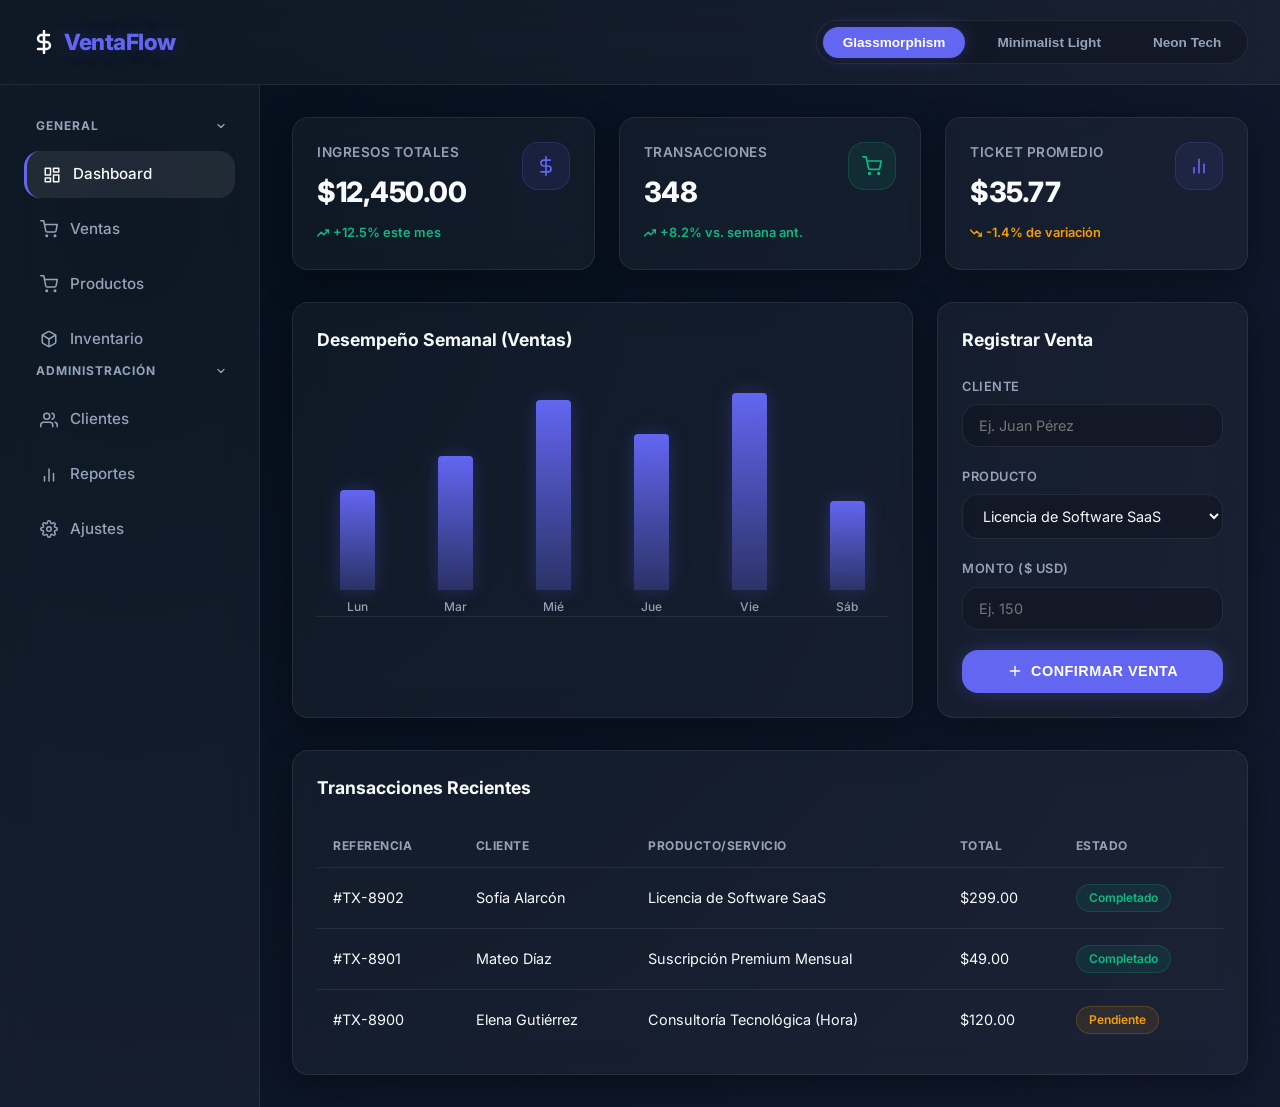
<file: pos/src/main/resources/static/index.html>
<!DOCTYPE html>
<html lang="es">
<head>
    <meta charset="UTF-8">
    <meta name="viewport" content="width=device-width, initial-scale=1.0">
    <title>Control de Ventas - Prototipo Visual</title>
    <!-- Custom stylesheet -->
    <link rel="stylesheet" href="./css/style.css">
    <!-- FontAwesome for mockup icons without external dependencies (SVG alternatives included natively) -->
     <script type="module" src="./index.js"></script>
</head>
<body class="theme-glass">

    <!-- SIDEBAR OVERLAY FOR MOBILE -->
    <div class="sidebar-overlay" onclick="toggleSidebar()"></div>

    <!-- STYLE SWITCHER HEADER -->
    <header class="style-switcher" id="styleSwitcher">
        <div style="display: flex; align-items: center; gap: 0.75rem;">
            <button class="menu-toggle" id="menuToggle" onclick="toggleSidebar()" aria-label="Abrir menú">
                <svg width="24" height="24" viewBox="0 0 24 24" fill="none" stroke="currentColor" stroke-width="2.5" stroke-linecap="round" stroke-linejoin="round">
                    <line x1="3" y1="12" x2="21" y2="12"></line>
                    <line x1="3" y1="6" x2="21" y2="6"></line>
                    <line x1="3" y1="18" x2="21" y2="18"></line>
                </svg>
            </button>
            <div class="switcher-logo">
                <svg width="24" height="24" viewBox="0 0 24 24" fill="none" stroke="currentColor" stroke-width="2.5" stroke-linecap="round" stroke-linejoin="round">
                    <line x1="12" y1="1" x2="12" y2="23"></line>
                    <path d="M17 5H9.5a3.5 3.5 0 0 0 0 7h5a3.5 3.5 0 0 1 0 7H6"></path>
                </svg>
                <span>VentaFlow</span>
            </div>
        </div>
        <div class="switcher-buttons">
            <button class="switcher-btn active" onclick="setTheme('glass', this)">Glassmorphism</button>
            <button class="switcher-btn" onclick="setTheme('minimal', this)">Minimalist Light</button>
            <button class="switcher-btn" onclick="setTheme('neon', this)">Neon Tech</button>
        </div>
    </header>

    <!-- MAIN APP CONTAINER -->
    <div class="app-container">
        
        <!-- SIDEBAR -->
        <aside id="menuCostado">
            <div class="sidebar-mobile-header">
                <span>VentaFlow</span>
                <button class="sidebar-close-btn" onclick="toggleSidebar()" aria-label="Cerrar menú">
                    <svg width="20" height="20" viewBox="0 0 24 24" fill="none" stroke="currentColor" stroke-width="2.5" stroke-linecap="round" stroke-linejoin="round">
                        <line x1="18" y1="6" x2="6" y2="18"></line>
                        <line x1="6" y1="6" x2="18" y2="18"></line>
                    </svg>
                </button>
            </div>
            <div class="nav-group">
                <span class="nav-label" onclick="toggleNavGroup(this)">
                    General
                    <svg class="chevron" width="12" height="12" viewBox="0 0 24 24" fill="none" stroke="currentColor" stroke-width="2.5" stroke-linecap="round" stroke-linejoin="round">
                        <polyline points="6 9 12 15 18 9"></polyline>
                    </svg>
                </span>
                <div class="nav-group-content">
                    <a href="#" class="nav-item active">
                        <svg width="18" height="18" viewBox="0 0 24 24" fill="none" stroke="currentColor" stroke-width="2" stroke-linecap="round" stroke-linejoin="round"><rect x="3" y="3" width="7" height="9"></rect><rect x="14" y="3" width="7" height="5"></rect><rect x="14" y="12" width="7" height="9"></rect><rect x="3" y="16" width="7" height="5"></rect></svg>
                        Dashboard
                    </a>
                    <a href="#" class="nav-item">
                        <svg width="18" height="18" viewBox="0 0 24 24" fill="none" stroke="currentColor" stroke-width="2" stroke-linecap="round" stroke-linejoin="round"><circle cx="9" cy="21" r="1"></circle><circle cx="20" cy="21" r="1"></circle><path d="M1 1h4l2.68 13.39a2 2 0 0 0 2 1.61h9.72a2 2 0 0 0 2-1.61L23 6H6"></path></svg>
                        Ventas
                    </a>
                    <a href="#" class="nav-item">
                        <svg width="18" height="18" viewBox="0 0 24 24" fill="none" stroke="currentColor" stroke-width="2" stroke-linecap="round" stroke-linejoin="round"><path d="M21 16V8a2 2 0 0 0-1-1.73l-7-4a2 2 0 0 0-2 0l-7 4A2 2 0 0 0 3 8v8a2 2 0 0 0 1 1.73l7 4a2 2 0 0 0 2 0l7-4A2 2 0 0 0 21 16z"></path><polyline points="3.27 6.96 12 12.01 20.73 6.96"></polyline><line x1="12" y1="22.08" x2="12" y2="12"></line></svg>
                        Inventario
                    </a>
                </div>
            </div>

            <div class="nav-group">
                <span class="nav-label" onclick="toggleNavGroup(this)">
                    Administración
                    <svg class="chevron" width="12" height="12" viewBox="0 0 24 24" fill="none" stroke="currentColor" stroke-width="2.5" stroke-linecap="round" stroke-linejoin="round">
                        <polyline points="6 9 12 15 18 9"></polyline>
                    </svg>
                </span>
                <div class="nav-group-content">
                    <a href="#" class="nav-item">
                        <svg width="18" height="18" viewBox="0 0 24 24" fill="none" stroke="currentColor" stroke-width="2" stroke-linecap="round" stroke-linejoin="round"><path d="M17 21v-2a4 4 0 0 0-4-4H5a4 4 0 0 0-4 4v2"></path><circle cx="9" cy="7" r="4"></circle><path d="M23 21v-2a4 4 0 0 0-3-3.87"></path><path d="M16 3.13a4 4 0 0 1 0 7.75"></path></svg>
                        Clientes
                    </a>
                    <a href="#" class="nav-item">
                        <svg width="18" height="18" viewBox="0 0 24 24" fill="none" stroke="currentColor" stroke-width="2" stroke-linecap="round" stroke-linejoin="round"><line x1="18" y1="20" x2="18" y2="10"></line><line x1="12" y1="20" x2="12" y2="4"></line><line x1="6" y1="20" x2="6" y2="14"></line></svg>
                        Reportes
                    </a>
                    <a href="#" class="nav-item">
                        <svg width="18" height="18" viewBox="0 0 24 24" fill="none" stroke="currentColor" stroke-width="2" stroke-linecap="round" stroke-linejoin="round"><circle cx="12" cy="12" r="3"></circle><path d="M19.4 15a1.65 1.65 0 0 0 .33 1.82l.06.06a2 2 0 1 1-2.83 2.83l-.06-.06a1.65 1.65 0 0 0-1.82-.33 1.65 1.65 0 0 0-1 1.51V21a2 2 0 0 1-4 0v-.09A1.65 1.65 0 0 0 9 19.4a1.65 1.65 0 0 0-1.82.33l-.06.06a2 2 0 1 1-2.83-2.83l.06-.06a1.65 1.65 0 0 0 .33-1.82 1.65 1.65 0 0 0-1.51-1H3a2 2 0 0 1 0-4h.09A1.65 1.65 0 0 0 4.6 9a1.65 1.65 0 0 0-.33-1.82l-.06-.06a2 2 0 1 1 2.83-2.83l.06.06a1.65 1.65 0 0 0 1.82.33H9a1.65 1.65 0 0 0 1-1.51V3a2 2 0 0 1 4 0v.09a1.65 1.65 0 0 0 1 1.51 1.65 1.65 0 0 0 1.82-.33l.06-.06a2 2 0 1 1 2.83 2.83l-.06.06a1.65 1.65 0 0 0-.33 1.82V9a1.65 1.65 0 0 0 1.51 1H21a2 2 0 0 1 0 4h-.09a1.65 1.65 0 0 0-1.51 1z"></path></svg>
                        Ajustes
                    </a>
                </div>
            </div>
        </aside>

        <!-- MAIN DASHBOARD CONTENT -->
        <main id="root">
            
            <!-- METRICS ROW -->
            <section class="metrics-row">
                <!-- METRIC 1 -->
                <div class="card metric-card">
                    <div class="metric-info">
                        <h3>Ingresos Totales</h3>
                        <div class="metric-value">$12,450.00</div>
                        <span class="metric-trend trend-up">
                            <svg width="12" height="12" viewBox="0 0 24 24" fill="none" stroke="currentColor" stroke-width="3" stroke-linecap="round" stroke-linejoin="round"><polyline points="23 6 13.5 15.5 8.5 10.5 1 18"></polyline><polyline points="17 6 23 6 23 12"></polyline></svg>
                            +12.5% este mes
                        </span>
                    </div>
                    <div class="metric-icon">
                        <svg width="20" height="20" viewBox="0 0 24 24" fill="none" stroke="currentColor" stroke-width="2" stroke-linecap="round" stroke-linejoin="round"><line x1="12" y1="1" x2="12" y2="23"></line><path d="M17 5H9.5a3.5 3.5 0 0 0 0 7h5a3.5 3.5 0 0 1 0 7H6"></path></svg>
                    </div>
                </div>

                <!-- METRIC 2 -->
                <div class="card metric-card">
                    <div class="metric-info">
                        <h3>Transacciones</h3>
                        <div class="metric-value">348</div>
                        <span class="metric-trend trend-up">
                            <svg width="12" height="12" viewBox="0 0 24 24" fill="none" stroke="currentColor" stroke-width="3" stroke-linecap="round" stroke-linejoin="round"><polyline points="23 6 13.5 15.5 8.5 10.5 1 18"></polyline><polyline points="17 6 23 6 23 12"></polyline></svg>
                            +8.2% vs. semana ant.
                        </span>
                    </div>
                    <div class="metric-icon success">
                        <svg width="20" height="20" viewBox="0 0 24 24" fill="none" stroke="currentColor" stroke-width="2" stroke-linecap="round" stroke-linejoin="round"><circle cx="9" cy="21" r="1"></circle><circle cx="20" cy="21" r="1"></circle><path d="M1 1h4l2.68 13.39a2 2 0 0 0 2 1.61h9.72a2 2 0 0 0 2-1.61L23 6H6"></path></svg>
                    </div>
                </div>

                <!-- METRIC 3 -->
                <div class="card metric-card">
                    <div class="metric-info">
                        <h3>Ticket Promedio</h3>
                        <div class="metric-value">$35.77</div>
                        <span class="metric-trend trend-down">
                            <svg width="12" height="12" viewBox="0 0 24 24" fill="none" stroke="currentColor" stroke-width="3" stroke-linecap="round" stroke-linejoin="round"><polyline points="23 18 13.5 8.5 8.5 13.5 1 6"></polyline><polyline points="17 18 23 18 23 12"></polyline></svg>
                            -1.4% de variación
                        </span>
                    </div>
                    <div class="metric-icon">
                        <svg width="20" height="20" viewBox="0 0 24 24" fill="none" stroke="currentColor" stroke-width="2" stroke-linecap="round" stroke-linejoin="round"><line x1="18" y1="20" x2="18" y2="10"></line><line x1="12" y1="20" x2="12" y2="4"></line><line x1="6" y1="20" x2="6" y2="14"></line></svg>
                    </div>
                </div>
            </section>

            <!-- CHARTS & FORM GRID -->
            <section class="dashboard-grid">
                
                <!-- WEEKLY SALES TREND (CSS CHART) -->
                <div class="card">
                    <div class="chart-header">
                        <h3 class="chart-title">Desempeño Semanal (Ventas)</h3>
                    </div>
                    <div class="chart-container">
                        <!-- Bar Mon -->
                        <div class="chart-bar-wrapper">
                            <div class="chart-bar" style="height: 45%;">
                                <div class="chart-tooltip">$1,200</div>
                            </div>
                            <span class="chart-label">Lun</span>
                        </div>
                        <!-- Bar Tue -->
                        <div class="chart-bar-wrapper">
                            <div class="chart-bar" style="height: 60%;">
                                <div class="chart-tooltip">$1,800</div>
                            </div>
                            <span class="chart-label">Mar</span>
                        </div>
                        <!-- Bar Wed -->
                        <div class="chart-bar-wrapper">
                            <div class="chart-bar" style="height: 85%;">
                                <div class="chart-tooltip">$2,500</div>
                            </div>
                            <span class="chart-label">Mié</span>
                        </div>
                        <!-- Bar Thu -->
                        <div class="chart-bar-wrapper">
                            <div class="chart-bar" style="height: 70%;">
                                <div class="chart-tooltip">$2,100</div>
                            </div>
                            <span class="chart-label">Jue</span>
                        </div>
                        <!-- Bar Fri -->
                        <div class="chart-bar-wrapper">
                            <div class="chart-bar" style="height: 95%;">
                                <div class="chart-tooltip">$2,900</div>
                            </div>
                            <span class="chart-label">Vie</span>
                        </div>
                        <!-- Bar Sat -->
                        <div class="chart-bar-wrapper">
                            <div class="chart-bar" style="height: 40%;">
                                <div class="chart-tooltip">$1,100</div>
                            </div>
                            <span class="chart-label">Sáb</span>
                        </div>
                    </div>
                </div>

                <!-- NEW SALE QUICK REGISTRATION -->
                <div class="card">
                    <div class="chart-header">
                        <h3 class="chart-title">Registrar Venta</h3>
                    </div>
                    <form onsubmit="event.preventDefault(); alert('Simulación: Venta registrada exitosamente.');">
                        <div class="form-group">
                            <label for="client">Cliente</label>
                            <input type="text" id="client" placeholder="Ej. Juan Pérez" required>
                        </div>
                        <div class="form-group">
                            <label for="product">Producto</label>
                            <select id="product">
                                <option value="1">Licencia de Software SaaS</option>
                                <option value="2">Suscripción Premium Mensual</option>
                                <option value="3">Consultoría Tecnológica (Hora)</option>
                            </select>
                        </div>
                        <div class="form-group">
                            <label for="amount">Monto ($ USD)</label>
                            <input type="number" id="amount" placeholder="Ej. 150" min="1" required>
                        </div>
                        <button type="submit" class="btn btn-primary">
                            <svg width="16" height="16" viewBox="0 0 24 24" fill="none" stroke="currentColor" stroke-width="2" stroke-linecap="round" stroke-linejoin="round"><line x1="12" y1="5" x2="12" y2="19"></line><line x1="5" y1="12" x2="19" y2="12"></line></svg>
                            Confirmar Venta
                        </button>
                    </form>
                </div>
            </section>

            <!-- RECENT TRANSACTIONS TABLE -->
            <section class="card">
                <div class="chart-header">
                    <h3 class="chart-title">Transacciones Recientes</h3>
                </div>
                <div class="table-wrapper">
                    <table>
                        <thead>
                            <tr>
                                <th>Referencia</th>
                                <th>Cliente</th>
                                <th>Producto/Servicio</th>
                                <th>Total</th>
                                <th>Estado</th>
                            </tr>
                        </thead>
                        <tbody>
                            <tr onclick="openTransactionModal(this)">
                                <td>#TX-8902</td>
                                <td>Sofía Alarcón</td>
                                <td>Licencia de Software SaaS</td>
                                <td>$299.00</td>
                                <td><span class="status-badge completed">Completado</span></td>
                            </tr>
                            <tr onclick="openTransactionModal(this)">
                                <td>#TX-8901</td>
                                <td>Mateo Díaz</td>
                                <td>Suscripción Premium Mensual</td>
                                <td>$49.00</td>
                                <td><span class="status-badge completed">Completado</span></td>
                            </tr>
                            <tr onclick="openTransactionModal(this)">
                                <td>#TX-8900</td>
                                <td>Elena Gutiérrez</td>
                                <td>Consultoría Tecnológica (Hora)</td>
                                <td>$120.00</td>
                                <td><span class="status-badge pending">Pendiente</span></td>
                            </tr>
                        </tbody>
                    </table>
                </div>
            </section>

        </main>
    </div>

    <!-- TRANSACTION DETAILS MODAL -->
    <div id="transactionModal" class="modal-overlay" onclick="closeModalOnOutsideClick(event)">
        <div class="modal-card card">
            <div class="modal-header">
                <h3 class="chart-title">Detalle de Transacción</h3>
                <button class="modal-close" onclick="closeModal()">
                    <svg width="20" height="20" viewBox="0 0 24 24" fill="none" stroke="currentColor" stroke-width="2.5" stroke-linecap="round" stroke-linejoin="round">
                        <line x1="18" y1="6" x2="6" y2="18"></line>
                        <line x1="6" y1="6" x2="18" y2="18"></line>
                    </svg>
                </button>
            </div>
            <div class="modal-body">
                <div class="detail-row">
                    <span class="detail-label">Referencia</span>
                    <span class="detail-value" id="modalRef">-</span>
                </div>
                <div class="detail-row">
                    <span class="detail-label">Cliente</span>
                    <span class="detail-value" id="modalClient">-</span>
                </div>
                <div class="detail-row">
                    <span class="detail-label">Producto / Servicio</span>
                    <span class="detail-value" id="modalProduct">-</span>
                </div>
                <div class="detail-row">
                    <span class="detail-label">Monto Total</span>
                    <span class="detail-value" id="modalTotal" style="color: var(--color-primary); font-weight: 700;">-</span>
                </div>
                <div class="detail-row">
                    <span class="detail-label">Estado</span>
                    <span id="modalStatus">-</span>
                </div>
                <div class="detail-row">
                    <span class="detail-label">Fecha y Hora</span>
                    <span class="detail-value">28 de Julio, 2026 - 10:00 AM</span>
                </div>
            </div>
        </div>
    </div>

    <!-- SCRIPT FOR INTERACTIVE DASHBOARD -->
    <script>
        function setTheme(themeName, element) {
            // Get current collapsed state of nav groups to preserve it
            const groups = document.querySelectorAll('.nav-group');
            const states = Array.from(groups).map(g => g.classList.contains('collapsed'));
            const isSidebarOpen = document.body.classList.contains('sidebar-open');

            // Remove previous theme classes
            document.body.className = '';
            
            // Add selected theme class
            document.body.classList.add('theme-' + themeName);
            
            // Reapply collapsed and sidebar states
            groups.forEach((g, i) => {
                if (states[i]) g.classList.add('collapsed');
            });
            if (isSidebarOpen) {
                document.body.classList.add('sidebar-open');
            }

            // Handle active button state
            const buttons = document.querySelectorAll('.switcher-btn');
            buttons.forEach(btn => btn.classList.remove('active'));
            element.classList.add('active');
        }

        function toggleSidebar() {
            document.body.classList.toggle('sidebar-open');
        }

        function toggleNavGroup(labelElement) {
            const navGroup = labelElement.closest('.nav-group');
            navGroup.classList.toggle('collapsed');
        }

        // Modal Functions
        function openTransactionModal(row) {
            const cells = row.getElementsByTagName('td');
            
            const ref = cells[0].innerText;
            const client = cells[1].innerText;
            const product = cells[2].innerText;
            const total = cells[3].innerText;
            const statusHtml = cells[4].innerHTML;

            document.getElementById('modalRef').innerText = ref;
            document.getElementById('modalClient').innerText = client;
            document.getElementById('modalProduct').innerText = product;
            document.getElementById('modalTotal').innerText = total;
            document.getElementById('modalStatus').innerHTML = statusHtml;

            document.getElementById('transactionModal').classList.add('show');
        }

        function closeModal() {
            document.getElementById('transactionModal').classList.remove('show');
        }

        function closeModalOnOutsideClick(event) {
            if (event.target.id === 'transactionModal') {
                closeModal();
            }
        }
    </script>
</body>
</html>
</file>
<file: pos/src/main/resources/static/css/style.css>
@import url('https://fonts.googleapis.com/css2?family=Inter:wght@300;400;500;600;700;800&display=swap');

/* ==========================================
   1. CORE VARIABLES & THEMES
   ========================================== */

:root {
    font-family: 'Inter', sans-serif;
    line-height: 1.5;
    font-weight: 400;
    transition: background-color 0.5s ease, color 0.5s ease;
}

/* --- THEME 1: GLASSMORPHISM (DARK) --- */
.theme-glass {
    --bg-main: radial-gradient(circle at 10% 20%, rgb(4, 15, 28) 0%, rgb(18, 25, 45) 100.2%);
    --bg-panel: rgba(255, 255, 255, 0.04);
    --bg-panel-hover: rgba(255, 255, 255, 0.08);
    --backdrop-blur: blur(16px);
    --border-color: rgba(255, 255, 255, 0.08);
    --border-hover: rgba(255, 255, 255, 0.18);
    --text-primary: #f8fafc;
    --text-secondary: #94a3b8;
    --color-primary: #6366f1; /* Indigo */
    --color-primary-rgb: 99, 102, 241;
    --color-success: #10b981; /* Emerald */
    --color-success-rgb: 16, 185, 129;
    --color-warning: #f59e0b; /* Amber */
    --shadow-main: 0 8px 32px 0 rgba(0, 0, 0, 0.37);
    --shadow-accent: 0 0 20px rgba(99, 102, 241, 0.25);
    --border-radius: 16px;
    --input-bg: rgba(0, 0, 0, 0.2);
}

/* --- THEME 2: MINIMALIST (LIGHT) --- */
.theme-minimal {
    --bg-main: #f8fafc;
    --bg-panel: #ffffff;
    --bg-panel-hover: #f1f5f9;
    --backdrop-blur: none;
    --border-color: #e2e8f0;
    --border-hover: #cbd5e1;
    --text-primary: #0f172a;
    --text-secondary: #64748b;
    --color-primary: #0f172a; /* Deep Navy/Black */
    --color-primary-rgb: 15, 23, 42;
    --color-success: #16a34a; /* Rich Green */
    --color-success-rgb: 22, 163, 74;
    --color-warning: #d97706; /* Dark Amber */
    --shadow-main: 0 4px 6px -1px rgba(0, 0, 0, 0.05), 0 2px 4px -2px rgba(0, 0, 0, 0.05);
    --shadow-accent: 0 4px 12px rgba(15, 23, 42, 0.08);
    --border-radius: 12px;
    --input-bg: #f8fafc;
}

/* --- THEME 3: NEON TECH (DARK CYBERPUNK) --- */
.theme-neon {
    --bg-main: #05050a;
    --bg-panel: #0d0d18;
    --bg-panel-hover: #141426;
    --backdrop-blur: none;
    --border-color: #3b0764; /* Neon Indigo Border */
    --border-hover: #d946ef; /* Bright Magenta */
    --text-primary: #fdf4ff;
    --text-secondary: #c084fc;
    --color-primary: #d946ef; /* Magenta */
    --color-primary-rgb: 217, 70, 239;
    --color-success: #06b6d4; /* Cyan */
    --color-success-rgb: 6, 182, 212;
    --color-warning: #f43f5e; /* Rose */
    --shadow-main: 0 0 15px rgba(217, 70, 239, 0.15);
    --shadow-accent: 0 0 25px rgba(6, 182, 212, 0.4);
    --border-radius: 8px;
    --input-bg: #07070d;
}

/* ==========================================
   2. RESET & BASE LAYOUT
   ========================================== */

* {
    margin: 0;
    padding: 0;
    box-sizing: border-box;
}

body {
    background: var(--bg-main);
    color: var(--text-primary);
    min-height: 100vh;
    display: flex;
    flex-direction: column;
    overflow-x: hidden;
}

/* Top Style Switcher Header */
.style-switcher {
    display: flex;
    justify-content: space-between;
    align-items: center;
    padding: 1.25rem 2rem;
    border-bottom: 1px solid var(--border-color);
    background: var(--bg-panel);
    backdrop-filter: var(--backdrop-blur);
    z-index: 100;
}

.menu-toggle {
    display: none;
    background: transparent;
    border: none;
    color: var(--text-primary);
    cursor: pointer;
    align-items: center;
    justify-content: center;
    padding: 0.5rem;
    border-radius: var(--border-radius);
    transition: background-color 0.2s, color 0.2s;
}

.menu-toggle:hover {
    background: var(--bg-panel-hover);
}

.sidebar-overlay {
    position: fixed;
    top: 0;
    left: 0;
    width: 100vw;
    height: 100vh;
    background: rgba(0, 0, 0, 0.4);
    backdrop-filter: blur(4px);
    z-index: 1050;
    opacity: 0;
    pointer-events: none;
    transition: opacity 0.3s ease;
}

.sidebar-open .sidebar-overlay {
    opacity: 1;
    pointer-events: auto;
}

.sidebar-mobile-header {
    display: none;
    justify-content: space-between;
    align-items: center;
    border-bottom: 1px solid var(--border-color);
    padding-bottom: 1rem;
    margin-bottom: 0.5rem;
}

.sidebar-mobile-header span {
    font-size: 1.1rem;
    font-weight: 800;
    color: var(--color-primary);
    text-shadow: var(--shadow-accent);
}

.sidebar-close-btn {
    background: transparent;
    border: none;
    color: var(--text-secondary);
    cursor: pointer;
    display: flex;
    align-items: center;
    justify-content: center;
    padding: 0.25rem;
    border-radius: 50%;
    transition: background-color 0.2s, color 0.2s;
}

.sidebar-close-btn:hover {
    background-color: var(--bg-panel-hover);
    color: var(--text-primary);
}

.switcher-logo {
    font-weight: 800;
    font-size: 1.4rem;
    letter-spacing: -0.5px;
    display: flex;
    align-items: center;
    gap: 0.5rem;
}

.switcher-logo span {
    color: var(--color-primary);
    text-shadow: var(--shadow-accent);
}

.switcher-buttons {
    display: flex;
    gap: 0.75rem;
    background: var(--input-bg);
    padding: 0.35rem;
    border-radius: 30px;
    border: 1px solid var(--border-color);
}

.switcher-btn {
    border: none;
    outline: none;
    background: transparent;
    color: var(--text-secondary);
    padding: 0.5rem 1.25rem;
    font-size: 0.85rem;
    font-weight: 600;
    border-radius: 20px;
    cursor: pointer;
    transition: all 0.3s cubic-bezier(0.4, 0, 0.2, 1);
}

.switcher-btn:hover {
    color: var(--text-primary);
}

.switcher-btn.active {
    background: var(--color-primary);
    color: #ffffff;
    box-shadow: var(--shadow-accent);
}

/* ==========================================
   3. APP CONTAINER & LAYOUT
   ========================================== */

.app-container {
    display: grid;
    grid-template-columns: 260px 1fr;
    flex-grow: 1;
    min-height: 0;
}

/* Sidebar Styling */
aside {
    border-right: 1px solid var(--border-color);
    background: var(--bg-panel);
    backdrop-filter: var(--backdrop-blur);
    padding: 2rem 1.5rem;
    display: flex;
    flex-direction: column;
    gap: 2rem;
}

.nav-group {
    display: flex;
    flex-direction: column;
    gap: 0.5rem;
}

.nav-label {
    font-size: 0.75rem;
    font-weight: 700;
    text-transform: uppercase;
    letter-spacing: 1px;
    color: var(--text-secondary);
    margin-bottom: 0.5rem;
    padding-left: 0.75rem;
    display: flex;
    justify-content: space-between;
    align-items: center;
    cursor: pointer;
    user-select: none;
}

.nav-label:hover {
    color: var(--text-primary);
}

.nav-label .chevron {
    transition: transform 0.3s cubic-bezier(0.4, 0, 0.2, 1);
    margin-right: 0.5rem;
}

.nav-group.collapsed .chevron {
    transform: rotate(-90deg);
}

.nav-group-content {
    display: flex;
    flex-direction: column;
    gap: 0.5rem;
    max-height: 350px;
    overflow: hidden;
    transition: max-height 0.3s cubic-bezier(0.4, 0, 0.2, 1), opacity 0.2s ease;
    opacity: 1;
}

.nav-group.collapsed .nav-group-content {
    max-height: 0;
    opacity: 0;
    pointer-events: none;
}

.nav-item {
    display: flex;
    align-items: center;
    gap: 0.75rem;
    padding: 0.75rem 1rem;
    border-radius: var(--border-radius);
    text-decoration: none;
    color: var(--text-secondary);
    font-weight: 500;
    font-size: 0.95rem;
    transition: all 0.2s ease;
}

.nav-item:hover, .nav-item.active {
    color: var(--text-primary);
    background: var(--bg-panel-hover);
    border-left: 3px solid var(--color-primary);
}

/* Main Dashboard Area */
main {
    padding: 2rem;
    overflow-y: auto;
    display: flex;
    flex-direction: column;
    gap: 2rem;
    max-width: 1600px;
    width: 100%;
    margin: 0 auto;
}

/* Grid Layouts */
.metrics-row {
    display: grid;
    grid-template-columns: repeat(auto-fit, minmax(240px, 1fr));
    gap: 1.5rem;
}

.dashboard-grid {
    display: grid;
    grid-template-columns: 2fr 1fr;
    gap: 1.5rem;
}

@media (max-width: 1024px) {
    .app-container {
        grid-template-columns: 1fr;
    }
    aside {
        position: fixed;
        top: 0;
        left: 0;
        height: 100vh;
        width: 280px;
        z-index: 1100;
        transform: translateX(-100%);
        transition: transform 0.3s cubic-bezier(0.4, 0, 0.2, 1);
        box-shadow: 10px 0 30px rgba(0, 0, 0, 0.25);
    }
    .sidebar-open aside {
        transform: translateX(0);
    }
    .menu-toggle {
        display: flex;
    }
    .sidebar-mobile-header {
        display: flex;
    }
    .dashboard-grid {
        grid-template-columns: 1fr;
    }
}

@media (max-width: 480px) {
    .style-switcher {
        flex-direction: column;
        gap: 0.75rem;
        align-items: center;
    }
    .switcher-logo {
        justify-content: space-between;
        width: 100%;
    }
    .switcher-buttons {
        justify-content: center;
        width: 100%;
    }
}

/* ==========================================
   4. CARD COMPONENTS
   ========================================== */

.card {
    background: var(--bg-panel);
    backdrop-filter: var(--backdrop-blur);
    border: 1px solid var(--border-color);
    border-radius: var(--border-radius);
    padding: 1.5rem;
    box-shadow: var(--shadow-main);
    transition: transform 0.3s ease, border-color 0.3s ease, box-shadow 0.3s ease;
}

.card:hover {
    border-color: var(--border-hover);
    transform: translateY(-2px);
}

/* Metric Cards specific */
.metric-card {
    display: flex;
    justify-content: space-between;
    align-items: flex-start;
}

.metric-info h3 {
    font-size: 0.85rem;
    font-weight: 600;
    text-transform: uppercase;
    letter-spacing: 0.5px;
    color: var(--text-secondary);
    margin-bottom: 0.5rem;
}

.metric-value {
    font-size: 1.75rem;
    font-weight: 800;
    letter-spacing: -0.5px;
    margin-bottom: 0.5rem;
}

.metric-trend {
    display: inline-flex;
    align-items: center;
    gap: 0.25rem;
    font-size: 0.8rem;
    font-weight: 600;
}

.trend-up {
    color: var(--color-success);
}

.trend-down {
    color: var(--color-warning);
}

.metric-icon {
    width: 48px;
    height: 48px;
    border-radius: var(--border-radius);
    background: rgba(var(--color-primary-rgb), 0.1);
    display: flex;
    align-items: center;
    justify-content: center;
    color: var(--color-primary);
    font-size: 1.25rem;
    border: 1px solid rgba(var(--color-primary-rgb), 0.2);
}

.metric-icon.success {
    background: rgba(var(--color-success-rgb), 0.1);
    color: var(--color-success);
    border: 1px solid rgba(var(--color-success-rgb), 0.2);
}

/* ==========================================
   5. PURE CSS CHARTS
   ========================================== */

.chart-header {
    display: flex;
    justify-content: space-between;
    align-items: center;
    margin-bottom: 1.5rem;
}

.chart-title {
    font-size: 1.1rem;
    font-weight: 700;
}

.chart-container {
    height: 240px;
    display: flex;
    align-items: flex-end;
    justify-content: space-between;
    gap: 1rem;
    padding-top: 1rem;
    position: relative;
    border-bottom: 1px solid var(--border-color);
}

.chart-bar-wrapper {
    flex: 1;
    display: flex;
    flex-direction: column;
    align-items: center;
    height: 100%;
    justify-content: flex-end;
}

.chart-bar {
    width: 100%;
    max-width: 35px;
    background: linear-gradient(180deg, var(--color-primary) 0%, rgba(var(--color-primary-rgb), 0.3) 100%);
    border-radius: 4px 4px 0 0;
    transition: height 1s ease-in-out;
    position: relative;
    cursor: pointer;
    box-shadow: var(--shadow-accent);
}

.theme-neon .chart-bar {
    background: linear-gradient(180deg, var(--color-primary) 0%, #05050a 100%);
}

.chart-bar:hover {
    filter: brightness(1.2);
}

.chart-tooltip {
    position: absolute;
    top: -35px;
    left: 50%;
    transform: translateX(-50%);
    background: var(--text-primary);
    color: var(--bg-main);
    padding: 0.25rem 0.5rem;
    border-radius: 4px;
    font-size: 0.75rem;
    font-weight: 700;
    white-space: nowrap;
    opacity: 0;
    pointer-events: none;
    transition: opacity 0.2s ease;
}

.chart-bar:hover .chart-tooltip {
    opacity: 1;
}

.chart-label {
    margin-top: 0.5rem;
    font-size: 0.75rem;
    color: var(--text-secondary);
    font-weight: 500;
}

/* ==========================================
   6. TABLES & LISTS
   ========================================== */

.table-wrapper {
    overflow-x: auto;
    margin-top: 1rem;
}

table {
    width: 100%;
    border-collapse: collapse;
    text-align: left;
}

th {
    padding: 0.75rem 1rem;
    font-size: 0.75rem;
    font-weight: 700;
    text-transform: uppercase;
    letter-spacing: 0.5px;
    color: var(--text-secondary);
    border-bottom: 1px solid var(--border-color);
}

td {
    padding: 1rem;
    font-size: 0.9rem;
    border-bottom: 1px solid var(--border-color);
    color: var(--text-primary);
}

tr:last-child td {
    border-bottom: none;
}

tr:hover td {
    background: var(--bg-panel-hover);
}

.status-badge {
    display: inline-flex;
    align-items: center;
    padding: 0.25rem 0.75rem;
    border-radius: 50px;
    font-size: 0.75rem;
    font-weight: 600;
}

.status-badge.completed {
    background: rgba(var(--color-success-rgb), 0.1);
    color: var(--color-success);
    border: 1px solid rgba(var(--color-success-rgb), 0.2);
}

.status-badge.pending {
    background: rgba(245, 158, 11, 0.1);
    color: var(--color-warning);
    border: 1px solid rgba(245, 158, 11, 0.2);
}

/* ==========================================
   7. FORMS & INPUTS
   ========================================== */

.form-group {
    margin-bottom: 1.25rem;
}

label {
    display: block;
    font-size: 0.8rem;
    font-weight: 600;
    color: var(--text-secondary);
    margin-bottom: 0.5rem;
    text-transform: uppercase;
    letter-spacing: 0.5px;
}

input, select, textarea {
    width: 100%;
    padding: 0.75rem 1rem;
    border-radius: var(--border-radius);
    background: var(--input-bg);
    border: 1px solid var(--border-color);
    color: var(--text-primary);
    font-family: inherit;
    font-size: 0.9rem;
    outline: none;
    transition: border-color 0.2s ease, box-shadow 0.2s ease;
}

input:focus, select:focus, textarea:focus {
    border-color: var(--color-primary);
    box-shadow: 0 0 0 3px rgba(var(--color-primary-rgb), 0.15);
}

.btn {
    width: 100%;
    padding: 0.85rem 1.5rem;
    border-radius: var(--border-radius);
    border: none;
    font-weight: 700;
    font-size: 0.9rem;
    cursor: pointer;
    transition: all 0.3s ease;
    display: inline-flex;
    align-items: center;
    justify-content: center;
    gap: 0.5rem;
    text-transform: uppercase;
    letter-spacing: 0.5px;
}

.btn-primary {
    background: var(--color-primary);
    color: #ffffff;
    box-shadow: var(--shadow-accent);
}

.btn-primary:hover {
    filter: brightness(1.15);
    transform: translateY(-1px);
}

.btn-primary:active {
    transform: translateY(0);
}

/* ==========================================
   8. MODAL FOR TRANSACTION DETAILS
   ========================================== */

.modal-overlay {
    position: fixed;
    top: 0;
    left: 0;
    width: 100%;
    height: 100%;
    background: rgba(0, 0, 0, 0.6);
    backdrop-filter: blur(8px);
    display: flex;
    align-items: center;
    justify-content: center;
    opacity: 0;
    pointer-events: none;
    transition: opacity 0.3s ease;
    z-index: 1000;
}

.modal-overlay.show {
    opacity: 1;
    pointer-events: auto;
}

.modal-card {
    width: 90%;
    max-width: 480px;
    transform: translateY(-20px);
    transition: transform 0.3s cubic-bezier(0.34, 1.56, 0.64, 1);
    background: var(--bg-panel);
    border: 1px solid var(--border-color);
    box-shadow: var(--shadow-main);
    padding: 2rem;
}

.modal-overlay.show .modal-card {
    transform: translateY(0);
}

.modal-header {
    display: flex;
    justify-content: space-between;
    align-items: center;
    margin-bottom: 1.5rem;
    border-bottom: 1px solid var(--border-color);
    padding-bottom: 1rem;
}

.modal-close {
    background: transparent;
    border: none;
    color: var(--text-secondary);
    cursor: pointer;
    display: flex;
    align-items: center;
    justify-content: center;
    padding: 0.25rem;
    border-radius: 50%;
    transition: background-color 0.2s, color 0.2s;
}

.modal-close:hover {
    background-color: var(--bg-panel-hover);
    color: var(--text-primary);
}

.modal-body {
    display: flex;
    flex-direction: column;
    gap: 1rem;
}

.detail-row {
    display: flex;
    justify-content: space-between;
    align-items: center;
    padding-bottom: 0.75rem;
    border-bottom: 1px solid var(--border-color);
}

.detail-row:last-child {
    border-bottom: none;
    padding-bottom: 0;
}

.detail-label {
    font-size: 0.75rem;
    font-weight: 700;
    color: var(--text-secondary);
    text-transform: uppercase;
    letter-spacing: 0.5px;
}

.detail-value {
    font-size: 0.95rem;
    font-weight: 600;
    color: var(--text-primary);
}

/* Clickable Table Rows */
tbody tr {
    cursor: pointer;
    transition: background-color 0.2s ease;
}
</file>
